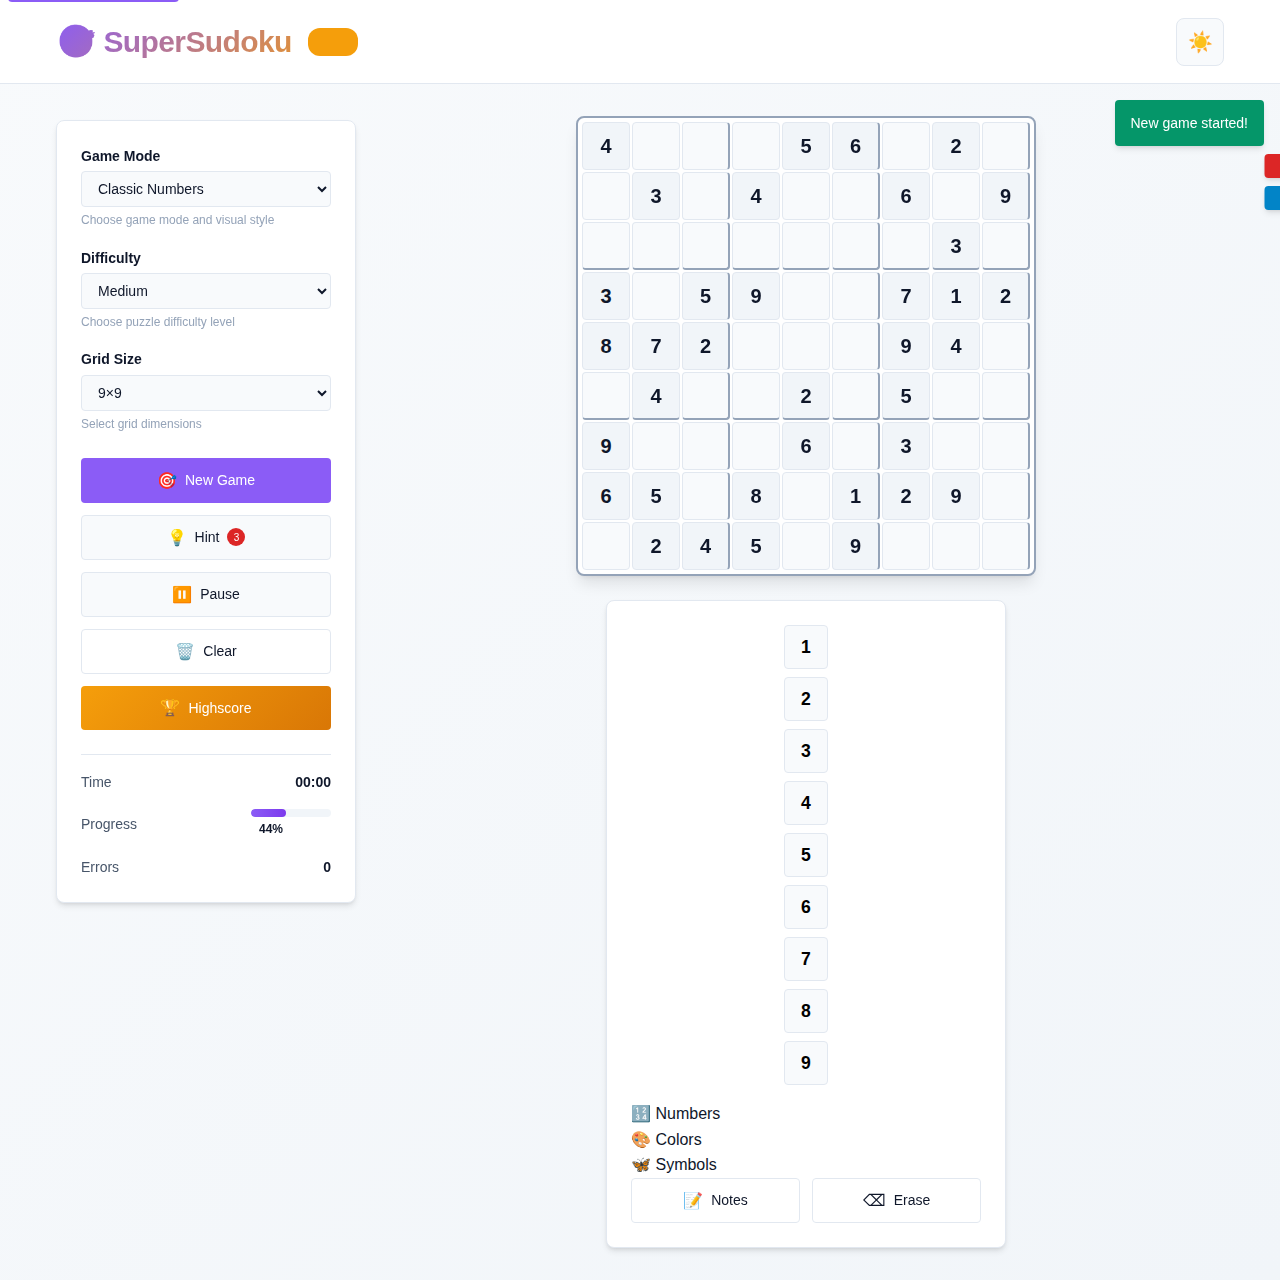
<file: index.html>
<!DOCTYPE html>
<html lang="en">
<head>
    <meta charset="UTF-8">
    <meta name="viewport" content="width=device-width, initial-scale=1.0, user-scalable=no">
    <meta name="description" content="SuperSudoku - Advanced puzzle game with multiple modes, kids features, and highscore system">
    <meta name="theme-color" content="#8b5cf6">
    
    <!-- PWA Meta Tags -->
    <link rel="manifest" href="manifest.json">
    <link rel="apple-touch-icon" href="icons/icon-192x192.png">
    <meta name="apple-mobile-web-app-capable" content="yes">
    <meta name="apple-mobile-web-app-status-bar-style" content="default">
    <meta name="apple-mobile-web-app-title" content="SuperSudoku">
    
    <title>SuperSudoku - Advanced Number Puzzle Game</title>
    
    <!-- Preload Critical Resources -->
    <link rel="preload" href="css/game.css" as="style">
    <link rel="preload" href="js/game.js" as="script">
    
    <!-- Stylesheets -->
    <link rel="stylesheet" href="css/game.css">
    <link rel="stylesheet" href="css/supersudoku-additions.css">
    
    <!-- Favicon -->
    <link rel="icon" type="image/svg+xml" href="icons/favicon.svg">
    <link rel="icon" type="image/png" href="icons/favicon.png">
</head>
<body class="theme-light">
    <!-- Skip Link for Accessibility -->
    <a href="#game-board" class="skip-link">Skip to game board</a>
    
    <!-- Header -->
    <header class="game-header" role="banner">
        <div class="header-content">
            <h1 class="game-title">
                <span class="title-icon" aria-hidden="true">🎯</span>
                SuperSudoku
                <span class="version-badge" id="version-badge">v2.0.0</span>
            </h1>
            <button 
                class="theme-toggle" 
                type="button" 
                aria-label="Toggle dark mode"
                title="Switch between light and dark themes"
            >
                <span class="theme-icon light-icon" aria-hidden="true">☀️</span>
                <span class="theme-icon dark-icon" aria-hidden="true">🌙</span>
            </button>
        </div>
    </header>

    <!-- Main Game Container -->
    <main class="game-container" role="main">
        <!-- Control Panel -->
        <section class="control-panel" role="region" aria-labelledby="controls-title">
            <h2 id="controls-title" class="sr-only">Game Controls</h2>
            
            <!-- Game Settings -->
            <div class="settings-group">
                <div class="setting-item">
                    <label for="game-mode-select" class="setting-label">Game Mode</label>
                    <select id="game-mode-select" class="setting-select" aria-describedby="mode-help">
                        <option value="classic" selected>Classic Numbers</option>
                        <option value="kids">Kids Mode (Colors)</option>
                        <option value="symbols">Symbol Mode</option>
                    </select>
                    <div id="mode-help" class="setting-help">Choose game mode and visual style</div>
                </div>
                
                <div class="setting-item">
                    <label for="difficulty-select" class="setting-label">Difficulty</label>
                    <select id="difficulty-select" class="setting-select" aria-describedby="difficulty-help">
                        <option value="easy">Easy</option>
                        <option value="medium" selected>Medium</option>
                        <option value="hard">Hard</option>
                        <option value="hardcore">Hardcore</option>
                    </select>
                    <div id="difficulty-help" class="setting-help">Choose puzzle difficulty level</div>
                </div>
                
                <div class="setting-item">
                    <label for="grid-size-select" class="setting-label">Grid Size</label>
                    <select id="grid-size-select" class="setting-select" aria-describedby="grid-help">
                        <option value="4">4×4</option>
                        <option value="6">6×6</option>
                        <option value="9" selected>9×9</option>
                        <option value="16">16×16</option>
                    </select>
                    <div id="grid-help" class="setting-help">Select grid dimensions</div>
                </div>
            </div>

            <!-- Game Controls -->
            <div class="game-controls">
                <button type="button" class="btn btn-primary" id="new-game-btn">
                    <span class="btn-icon" aria-hidden="true">🎯</span>
                    New Game
                </button>
                
                <button type="button" class="btn btn-secondary" id="hint-btn" aria-describedby="hint-count">
                    <span class="btn-icon" aria-hidden="true">💡</span>
                    Hint
                    <span class="btn-badge" id="hint-count" aria-label="hints remaining">3</span>
                </button>
                
                <button type="button" class="btn btn-secondary" id="pause-btn">
                    <span class="btn-icon pause-icon" aria-hidden="true">⏸️</span>
                    <span class="btn-icon play-icon" aria-hidden="true">▶️</span>
                    <span class="btn-text">Pause</span>
                </button>
                
                <button type="button" class="btn btn-outline" id="clear-btn">
                    <span class="btn-icon" aria-hidden="true">🗑️</span>
                    Clear
                </button>
                
                <button type="button" class="btn btn-accent" id="highscore-btn">
                    <span class="btn-icon" aria-hidden="true">🏆</span>
                    Highscore
                </button>
            </div>

            <!-- Game Stats -->
            <div class="game-stats">
                <div class="stat-item">
                    <div class="stat-label">Time</div>
                    <div class="stat-value" id="timer" aria-live="polite">00:00</div>
                </div>
                
                <div class="stat-item">
                    <div class="stat-label">Progress</div>
                    <div class="stat-value">
                        <div class="progress-bar" role="progressbar" aria-valuenow="0" aria-valuemin="0" aria-valuemax="100">
                            <div class="progress-fill" id="progress-fill"></div>
                        </div>
                        <span id="progress-text" class="progress-text">0%</span>
                    </div>
                </div>
                
                <div class="stat-item">
                    <div class="stat-label">Errors</div>
                    <div class="stat-value" id="error-count" aria-live="polite">0</div>
                </div>
            </div>
        </section>

        <!-- Game Board Section -->
        <section class="game-board-section" role="region" aria-labelledby="board-title">
            <h2 id="board-title" class="sr-only">Sudoku Game Board</h2>
            
            <!-- Game Board -->
            <div 
                class="game-board" 
                id="game-board" 
                role="grid" 
                aria-label="Sudoku puzzle grid"
                data-grid-size="9"
            >
                <!-- Grid cells will be dynamically generated -->
            </div>

            <!-- Number Input Panel -->
            <div class="input-panel" role="region" aria-labelledby="input-title">
                <h3 id="input-title" class="sr-only">Number Input</h3>
                <div class="number-buttons" role="group" aria-label="Number selection buttons">
                    <!-- Number buttons will be dynamically generated based on game mode -->
                </div>
                
                <!-- Game Mode Indicators -->
                <div class="mode-indicators" id="mode-indicators">
                    <div class="mode-indicator active" data-mode="classic">
                        <span class="mode-icon">🔢</span>
                        <span class="mode-label">Numbers</span>
                    </div>
                    <div class="mode-indicator" data-mode="kids">
                        <span class="mode-icon">🎨</span>
                        <span class="mode-label">Colors</span>
                    </div>
                    <div class="mode-indicator" data-mode="symbols">
                        <span class="mode-icon">🦋</span>
                        <span class="mode-label">Symbols</span>
                    </div>
                </div>
                
                <div class="input-controls">
                    <button type="button" class="btn btn-outline" id="notes-btn" aria-pressed="false">
                        <span class="btn-icon" aria-hidden="true">📝</span>
                        Notes
                    </button>
                    
                    <button type="button" class="btn btn-outline" id="erase-btn">
                        <span class="btn-icon" aria-hidden="true">⌫</span>
                        Erase
                    </button>
                </div>
            </div>
        </section>
    </main>

    <!-- Game Status Messages -->
    <div class="status-messages" aria-live="polite" aria-atomic="true">
        <div class="message success" id="success-message" role="alert"></div>
        <div class="message error" id="error-message" role="alert"></div>
        <div class="message info" id="info-message" role="status"></div>
    </div>

    <!-- Game Complete Modal -->
    <div class="modal-overlay" id="complete-modal" role="dialog" aria-labelledby="modal-title" aria-hidden="true">
        <div class="modal-content">
            <div class="modal-header">
                <h2 id="modal-title" class="modal-title">🎉 Congratulations!</h2>
                <button type="button" class="modal-close" aria-label="Close dialog">&times;</button>
            </div>
            <div class="modal-body">
                <p class="completion-message">You've successfully completed the puzzle!</p>
                <div class="completion-stats">
                    <div class="completion-stat">
                        <span class="stat-label">Time:</span>
                        <span class="stat-value" id="final-time">--:--</span>
                    </div>
                    <div class="completion-stat">
                        <span class="stat-label">Difficulty:</span>
                        <span class="stat-value" id="final-difficulty">Medium</span>
                    </div>
                    <div class="completion-stat">
                        <span class="stat-label">Grid Size:</span>
                        <span class="stat-value" id="final-grid-size">9×9</span>
                    </div>
                </div>
            </div>
            <div class="modal-footer">
                <button type="button" class="btn btn-primary" id="play-again-btn">Play Again</button>
                <button type="button" class="btn btn-outline" id="share-btn">Share Result</button>
            </div>
        </div>
    </div>

    <!-- Loading Indicator -->
    <div class="loading-overlay" id="loading-overlay" aria-hidden="true">
        <div class="loading-spinner" role="status" aria-label="Loading">
            <div class="spinner"></div>
            <span class="loading-text">Generating puzzle...</span>
        </div>
    </div>

    <!-- Scripts -->
    <script src="version.js"></script>
    <script src="js/database.js"></script>
    <script src="js/highscore.js"></script>
    <script src="js/kids-mode.js"></script>
    <script src="js/controls.js"></script>
    <script src="js/game.js"></script>
    
    <!-- Service Worker Registration -->
    <script>
        if ('serviceWorker' in navigator) {
            window.addEventListener('load', () => {
                navigator.serviceWorker.register('sw.js')
                    .then((registration) => {
                        console.log('SW registered: ', registration);
                    })
                    .catch((registrationError) => {
                        console.log('SW registration failed: ', registrationError);
                    });
            });
        }
    </script>
</body>
</html>
</file>
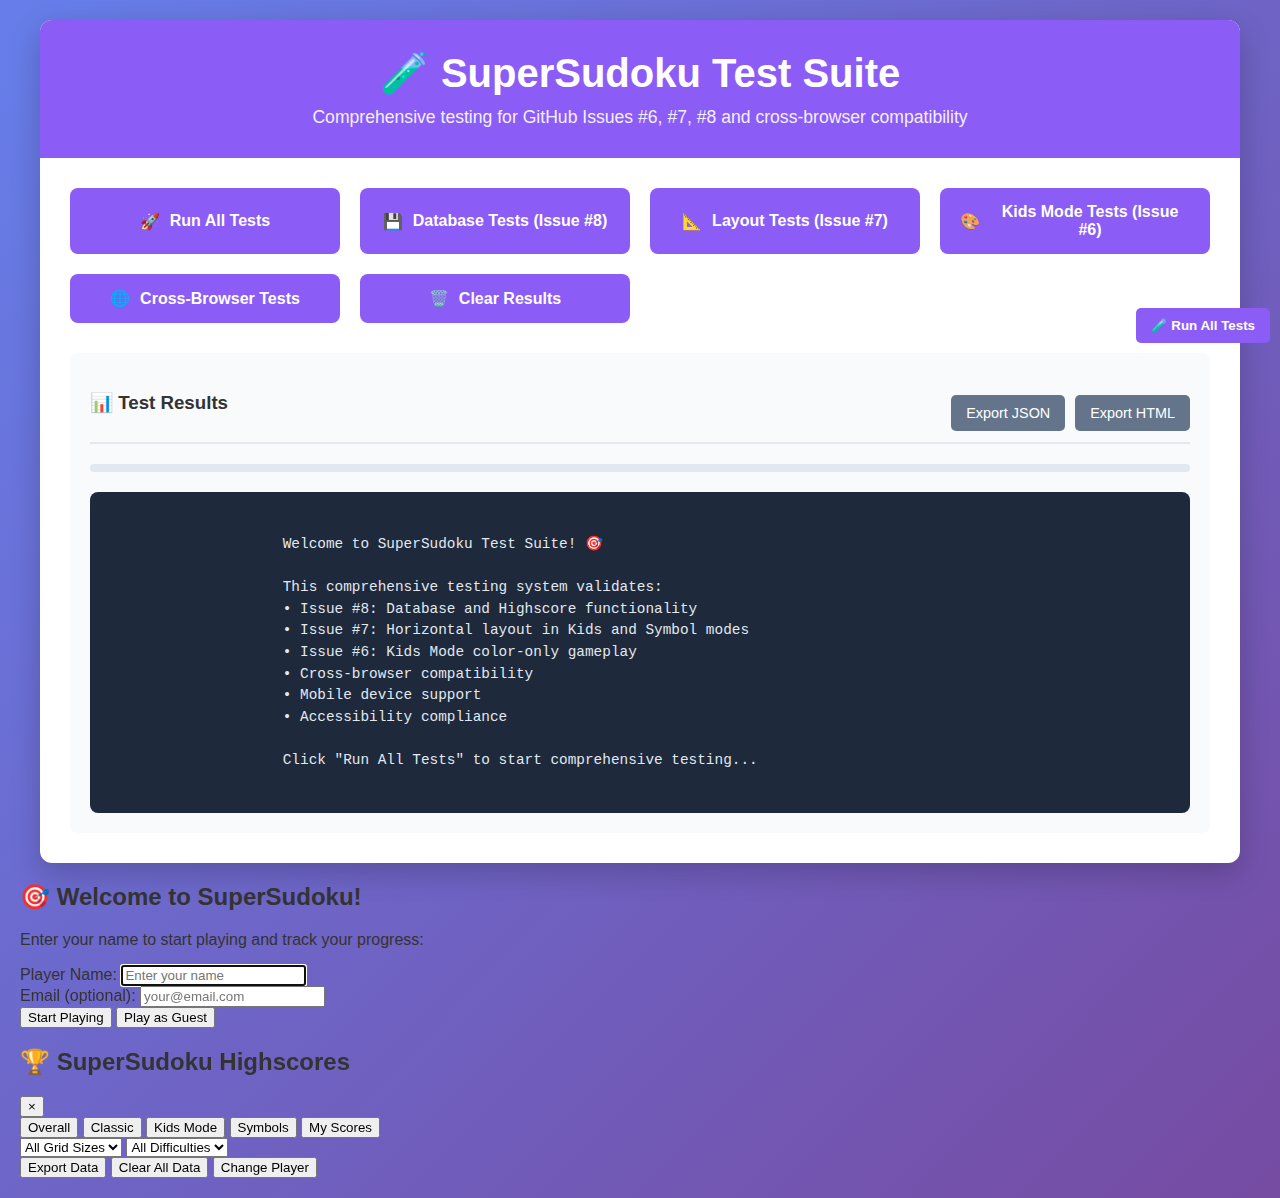
<file: tests/test-page.html>
<!DOCTYPE html>
<html lang="en">
<head>
    <meta charset="UTF-8">
    <meta name="viewport" content="width=device-width, initial-scale=1.0">
    <title>SuperSudoku Test Suite</title>
    <style>
        body {
            font-family: -apple-system, BlinkMacSystemFont, 'Segoe UI', Roboto, sans-serif;
            margin: 0;
            padding: 20px;
            background: linear-gradient(135deg, #667eea 0%, #764ba2 100%);
            min-height: 100vh;
            color: #333;
        }
        
        .container {
            max-width: 1200px;
            margin: 0 auto;
            background: white;
            border-radius: 12px;
            box-shadow: 0 10px 30px rgba(0,0,0,0.2);
            overflow: hidden;
        }
        
        .header {
            background: #8b5cf6;
            color: white;
            padding: 30px;
            text-align: center;
        }
        
        .header h1 {
            margin: 0;
            font-size: 2.5em;
            font-weight: 700;
        }
        
        .header p {
            margin: 10px 0 0;
            opacity: 0.9;
            font-size: 1.1em;
        }
        
        .content {
            padding: 30px;
        }
        
        .test-controls {
            display: grid;
            grid-template-columns: repeat(auto-fit, minmax(250px, 1fr));
            gap: 20px;
            margin-bottom: 30px;
        }
        
        .test-button {
            background: #8b5cf6;
            color: white;
            border: none;
            padding: 15px 20px;
            border-radius: 8px;
            cursor: pointer;
            font-size: 1em;
            font-weight: 600;
            transition: all 0.3s ease;
            display: flex;
            align-items: center;
            justify-content: center;
            gap: 10px;
        }
        
        .test-button:hover:not(:disabled) {
            background: #7c3aed;
            transform: translateY(-2px);
            box-shadow: 0 5px 15px rgba(139, 92, 246, 0.3);
        }
        
        .test-button:disabled {
            opacity: 0.6;
            cursor: not-allowed;
            transform: none;
        }
        
        .test-button.running {
            background: #f59e0b;
        }
        
        .test-button.success {
            background: #10b981;
        }
        
        .test-button.error {
            background: #ef4444;
        }
        
        .results-container {
            margin-top: 30px;
            padding: 20px;
            background: #f8fafc;
            border-radius: 8px;
            min-height: 400px;
        }
        
        .results-header {
            display: flex;
            justify-content: space-between;
            align-items: center;
            margin-bottom: 20px;
            padding-bottom: 10px;
            border-bottom: 2px solid #e2e8f0;
        }
        
        .progress-bar {
            width: 100%;
            height: 8px;
            background: #e2e8f0;
            border-radius: 4px;
            overflow: hidden;
            margin: 20px 0;
        }
        
        .progress-fill {
            height: 100%;
            background: linear-gradient(90deg, #8b5cf6, #10b981);
            border-radius: 4px;
            transition: width 0.3s ease;
            width: 0%;
        }
        
        .console-output {
            background: #1e293b;
            color: #e2e8f0;
            padding: 20px;
            border-radius: 8px;
            font-family: 'Monaco', 'Menlo', 'Ubuntu Mono', monospace;
            font-size: 0.9em;
            line-height: 1.5;
            max-height: 500px;
            overflow-y: auto;
            white-space: pre-wrap;
        }
        
        .test-summary {
            display: grid;
            grid-template-columns: repeat(auto-fit, minmax(150px, 1fr));
            gap: 15px;
            margin-bottom: 20px;
        }
        
        .summary-card {
            background: white;
            padding: 20px;
            border-radius: 8px;
            text-align: center;
            border-left: 4px solid #8b5cf6;
            box-shadow: 0 2px 4px rgba(0,0,0,0.1);
        }
        
        .summary-value {
            font-size: 2em;
            font-weight: bold;
            color: #8b5cf6;
            margin-bottom: 5px;
        }
        
        .summary-label {
            color: #64748b;
            font-size: 0.9em;
        }
        
        .export-buttons {
            display: flex;
            gap: 10px;
            margin-top: 20px;
        }
        
        .export-btn {
            background: #64748b;
            color: white;
            border: none;
            padding: 10px 15px;
            border-radius: 5px;
            cursor: pointer;
            font-size: 0.9em;
            transition: background 0.3s ease;
        }
        
        .export-btn:hover {
            background: #475569;
        }
        
        .issue-status {
            display: grid;
            grid-template-columns: repeat(auto-fit, minmax(300px, 1fr));
            gap: 15px;
            margin: 20px 0;
        }
        
        .issue-card {
            background: white;
            padding: 15px;
            border-radius: 8px;
            border-left: 4px solid #10b981;
        }
        
        .issue-card.failed {
            border-left-color: #ef4444;
        }
        
        .issue-card.partial {
            border-left-color: #f59e0b;
        }
        
        .issue-title {
            font-weight: 600;
            margin-bottom: 5px;
        }
        
        .issue-stats {
            font-size: 0.9em;
            color: #64748b;
        }
        
        @media (max-width: 768px) {
            .test-controls {
                grid-template-columns: 1fr;
            }
            
            .container {
                margin: 10px;
                border-radius: 8px;
            }
            
            .header {
                padding: 20px;
            }
            
            .content {
                padding: 20px;
            }
        }
    </style>
</head>
<body>
    <div class="container">
        <div class="header">
            <h1>🧪 SuperSudoku Test Suite</h1>
            <p>Comprehensive testing for GitHub Issues #6, #7, #8 and cross-browser compatibility</p>
        </div>
        
        <div class="content">
            <div class="test-controls">
                <button class="test-button" id="run-all-tests">
                    <span>🚀</span>
                    Run All Tests
                </button>
                <button class="test-button" id="run-database-tests">
                    <span>💾</span>
                    Database Tests (Issue #8)
                </button>
                <button class="test-button" id="run-layout-tests">
                    <span>📐</span>
                    Layout Tests (Issue #7)
                </button>
                <button class="test-button" id="run-kids-tests">
                    <span>🎨</span>
                    Kids Mode Tests (Issue #6)
                </button>
                <button class="test-button" id="run-browser-tests">
                    <span>🌐</span>
                    Cross-Browser Tests
                </button>
                <button class="test-button" id="clear-results">
                    <span>🗑️</span>
                    Clear Results
                </button>
            </div>
            
            <div class="results-container">
                <div class="results-header">
                    <h3>📊 Test Results</h3>
                    <div class="export-buttons">
                        <button class="export-btn" id="export-json">Export JSON</button>
                        <button class="export-btn" id="export-html">Export HTML</button>
                    </div>
                </div>
                
                <div class="progress-bar">
                    <div class="progress-fill" id="progress-fill"></div>
                </div>
                
                <div class="test-summary" id="test-summary" style="display: none;">
                    <div class="summary-card">
                        <div class="summary-value" id="total-tests">0</div>
                        <div class="summary-label">Total Tests</div>
                    </div>
                    <div class="summary-card">
                        <div class="summary-value" id="passed-tests">0</div>
                        <div class="summary-label">Passed</div>
                    </div>
                    <div class="summary-card">
                        <div class="summary-value" id="failed-tests">0</div>
                        <div class="summary-label">Failed</div>
                    </div>
                    <div class="summary-card">
                        <div class="summary-value" id="success-rate">0%</div>
                        <div class="summary-label">Success Rate</div>
                    </div>
                </div>
                
                <div class="issue-status" id="issue-status" style="display: none;"></div>
                
                <div class="console-output" id="console-output">
                    Welcome to SuperSudoku Test Suite! 🎯
                    
                    This comprehensive testing system validates:
                    • Issue #8: Database and Highscore functionality
                    • Issue #7: Horizontal layout in Kids and Symbol modes  
                    • Issue #6: Kids Mode color-only gameplay
                    • Cross-browser compatibility
                    • Mobile device support
                    • Accessibility compliance
                    
                    Click "Run All Tests" to start comprehensive testing...
                </div>
            </div>
        </div>
    </div>

    <!-- Load SuperSudoku components -->
    <script src="../js/database.js"></script>
    <script src="../js/highscore.js"></script>
    <script src="../js/kids-mode.js"></script>
    
    <!-- Load test suites -->
    <script src="database-tests.js"></script>
    <script src="layout-tests.js"></script>
    <script src="kids-mode-tests.js"></script>
    <script src="cross-browser-tests.js"></script>
    <script src="test-runner.js"></script>
    
    <script>
        class TestPageController {
            constructor() {
                this.currentResults = null;
                this.originalConsole = { ...console };
                this.setupConsoleCapture();
                this.setupEventListeners();
            }
            
            setupConsoleCapture() {
                const consoleOutput = document.getElementById('console-output');
                
                ['log', 'warn', 'error', 'info'].forEach(method => {
                    console[method] = (...args) => {
                        this.originalConsole[method](...args);
                        
                        const message = args.join(' ');
                        const timestamp = new Date().toLocaleTimeString();
                        
                        // Style different log levels
                        let color = '#e2e8f0';
                        if (method === 'warn') color = '#fbbf24';
                        if (method === 'error') color = '#ef4444';
                        if (method === 'info') color = '#3b82f6';
                        
                        consoleOutput.innerHTML += `<span style="color: ${color}">[${timestamp}] ${message}</span>\n`;
                        consoleOutput.scrollTop = consoleOutput.scrollHeight;
                    };
                });
            }
            
            setupEventListeners() {
                document.getElementById('run-all-tests').onclick = () => this.runAllTests();
                document.getElementById('run-database-tests').onclick = () => this.runSingleSuite('database');
                document.getElementById('run-layout-tests').onclick = () => this.runSingleSuite('layout');
                document.getElementById('run-kids-tests').onclick = () => this.runSingleSuite('kids');
                document.getElementById('run-browser-tests').onclick = () => this.runSingleSuite('browser');
                document.getElementById('clear-results').onclick = () => this.clearResults();
                document.getElementById('export-json').onclick = () => this.exportJSON();
                document.getElementById('export-html').onclick = () => this.exportHTML();
            }
            
            async runAllTests() {
                console.log('🚀 Starting comprehensive test suite...');
                
                this.setButtonState('run-all-tests', 'running');
                this.updateProgress(0);
                
                try {
                    const runner = new SuperSudokuTestRunner();
                    this.currentResults = await runner.runAllTests();
                    
                    this.updateSummary(this.currentResults);
                    this.updateIssueStatus(this.currentResults);
                    this.setButtonState('run-all-tests', 'success');
                    this.updateProgress(100);
                    
                } catch (error) {
                    console.error('Test suite failed:', error);
                    this.setButtonState('run-all-tests', 'error');
                }
            }
            
            async runSingleSuite(suiteType) {
                const buttonId = `run-${suiteType}-tests`;
                this.setButtonState(buttonId, 'running');
                
                try {
                    let suite, suiteName;
                    
                    switch (suiteType) {
                        case 'database':
                            suite = new DatabaseTestSuite();
                            suiteName = 'Database Tests (Issue #8)';
                            break;
                        case 'layout':
                            suite = new LayoutTestSuite();
                            suiteName = 'Layout Tests (Issue #7)';
                            break;
                        case 'kids':
                            suite = new KidsModeTestSuite();
                            suiteName = 'Kids Mode Tests (Issue #6)';
                            break;
                        case 'browser':
                            suite = new CrossBrowserTestSuite();
                            suiteName = 'Cross-Browser Tests';
                            break;
                    }
                    
                    console.log(`🧪 Running ${suiteName}...`);
                    const results = await suite.runAllTests();
                    
                    this.setButtonState(buttonId, results.summary.failed === 0 ? 'success' : 'error');
                    console.log(`✅ ${suiteName} completed: ${results.summary.passed}/${results.summary.total} passed`);
                    
                } catch (error) {
                    console.error(`❌ ${suiteName} failed:`, error);
                    this.setButtonState(buttonId, 'error');
                }
            }
            
            setButtonState(buttonId, state) {
                const button = document.getElementById(buttonId);
                button.classList.remove('running', 'success', 'error');
                
                if (state !== 'normal') {
                    button.classList.add(state);
                    button.disabled = state === 'running';
                }
                
                const icons = {
                    running: '🔄',
                    success: '✅',
                    error: '❌'
                };
                
                if (icons[state]) {
                    button.querySelector('span').textContent = icons[state];
                }
                
                // Reset after success/error
                if (state === 'success' || state === 'error') {
                    setTimeout(() => {
                        button.classList.remove(state);
                        button.disabled = false;
                        this.resetButtonIcon(buttonId);
                    }, 3000);
                }
            }
            
            resetButtonIcon(buttonId) {
                const icons = {
                    'run-all-tests': '🚀',
                    'run-database-tests': '💾',
                    'run-layout-tests': '📐',
                    'run-kids-tests': '🎨',
                    'run-browser-tests': '🌐'
                };
                
                const button = document.getElementById(buttonId);
                if (button && icons[buttonId]) {
                    button.querySelector('span').textContent = icons[buttonId];
                }
            }
            
            updateProgress(percent) {
                document.getElementById('progress-fill').style.width = `${percent}%`;
            }
            
            updateSummary(results) {
                document.getElementById('test-summary').style.display = 'grid';
                document.getElementById('total-tests').textContent = results.summary.totalTests;
                document.getElementById('passed-tests').textContent = results.summary.totalPassed;
                document.getElementById('failed-tests').textContent = results.summary.totalFailed;
                document.getElementById('success-rate').textContent = `${results.summary.overallSuccessRate}%`;
            }
            
            updateIssueStatus(results) {
                const container = document.getElementById('issue-status');
                container.style.display = 'grid';
                container.innerHTML = '';
                
                Object.entries(results.summary.byIssue).forEach(([issueNum, data]) => {
                    const card = document.createElement('div');
                    card.className = `issue-card ${data.failed > 0 ? 'failed' : data.partial > 0 ? 'partial' : ''}`;
                    
                    card.innerHTML = `
                        <div class="issue-title">Issue #${issueNum}: ${data.name}</div>
                        <div class="issue-stats">
                            ${data.passed}/${data.total} tests passed (${data.successRate}%)
                        </div>
                    `;
                    
                    container.appendChild(card);
                });
            }
            
            clearResults() {
                document.getElementById('console-output').innerHTML = 'Console cleared. Ready for new tests...\n';
                document.getElementById('test-summary').style.display = 'none';
                document.getElementById('issue-status').style.display = 'none';
                this.updateProgress(0);
                this.currentResults = null;
            }
            
            exportJSON() {
                if (!this.currentResults) {
                    alert('No test results to export. Run tests first.');
                    return;
                }
                
                const blob = new Blob([JSON.stringify(this.currentResults, null, 2)], {
                    type: 'application/json'
                });
                this.downloadFile(blob, `SuperSudoku_TestResults_${new Date().toISOString().split('T')[0]}.json`);
            }
            
            exportHTML() {
                if (!this.currentResults) {
                    alert('No test results to export. Run tests first.');
                    return;
                }
                
                const runner = new SuperSudokuTestRunner();
                runner.generateHTMLReport(this.currentResults);
            }
            
            downloadFile(blob, filename) {
                const url = URL.createObjectURL(blob);
                const a = document.createElement('a');
                a.href = url;
                a.download = filename;
                a.click();
                URL.revokeObjectURL(url);
            }
        }
        
        // Initialize test page controller
        document.addEventListener('DOMContentLoaded', () => {
            new TestPageController();
        });
    </script>
</body>
</html>
</file>
<file: css/supersudoku-additions.css>
/* SuperSudoku v2.0.0 - Additional Styles for GitHub Issues */

/* ===== SUPERSUDOKU BRANDING ===== */
.game-title {
    background: linear-gradient(135deg, var(--primary-color), var(--accent-color));
    -webkit-background-clip: text;
    -webkit-text-fill-color: transparent;
    background-clip: text;
    font-weight: 800;
    letter-spacing: -0.02em;
}

.version-badge {
    display: inline-block;
    background: var(--accent-color);
    color: white;
    font-size: 0.5em;
    padding: 2px 6px;
    border-radius: 12px;
    margin-left: 8px;
    font-weight: 600;
    vertical-align: top;
}

/* ===== ISSUE #1 FIX: DARK MODE NUMBER VISIBILITY ===== */
.theme-dark .number-btn {
    color: var(--gray-100) !important;
    background-color: var(--gray-700);
    border: 2px solid var(--gray-500);
    text-shadow: 0 1px 2px rgba(0, 0, 0, 0.5);
}

.theme-dark .number-btn:hover {
    background-color: var(--gray-600);
    border-color: var(--primary-color);
    color: white !important;
}

.theme-dark .number-btn.selected {
    background-color: var(--primary-color);
    border-color: var(--primary-hover);
    color: white !important;
    box-shadow: 0 0 0 2px rgba(139, 92, 246, 0.3);
}

/* ===== ISSUE #2 FIX: NUMBER PAD LAYOUT OPTIMIZATION ===== */
.number-buttons {
    display: flex !important; /* Override grid layout from game.css */
    flex-direction: column;
    gap: 8px;
    align-items: center;
    width: 100%;
}

.number-row,
.color-row,
.symbol-row {
    display: flex;
    gap: 6px;
    justify-content: center;
    flex-wrap: nowrap;
    flex-direction: row !important; /* Ensure horizontal layout overrides any inherit */
    align-items: center;
    width: 100%;
}

/* 9x9 Grid - Single row layout */
.game-board[data-grid-size="9"] ~ .input-panel .number-row {
    gap: 4px;
}

.game-board[data-grid-size="9"] ~ .input-panel .number-btn {
    min-width: 44px;
    height: 44px;
    font-size: 1.1em;
}

/* 16x16 Grid - Two rows: numbers and letters */
.game-board[data-grid-size="16"] ~ .input-panel .number-row:first-child {
    margin-bottom: 4px;
}

.game-board[data-grid-size="16"] ~ .input-panel .number-btn {
    min-width: 36px;
    height: 36px;
    font-size: 0.9em;
    font-weight: 600;
}

/* Smaller grids - centered layout */
.game-board[data-grid-size="4"] ~ .input-panel .number-btn,
.game-board[data-grid-size="6"] ~ .input-panel .number-btn {
    min-width: 50px;
    height: 50px;
    font-size: 1.2em;
}

/* ===== ISSUE #3: KIDS MODE STYLES ===== */
.mode-kids .game-board {
    background: linear-gradient(45deg, #fff9e6, #f0f9ff);
    border-radius: 16px;
    padding: 8px;
}

/* Kids Mode Color Row Specific Styling */
.color-row {
    gap: 8px; /* Slightly larger gap for color buttons */
    padding: 4px 0;
}

/* Symbol Mode Row Specific Styling */
.symbol-row {
    gap: 6px;
    padding: 4px 0;
}

.color-btn {
    border-radius: 50% !important;
    width: 48px;
    height: 48px;
    position: relative;
    box-shadow: 0 4px 8px rgba(0, 0, 0, 0.15);
    transition: all 0.2s ease;
    flex-shrink: 0; /* Prevent shrinking in flex container */
    /* Enhanced accessibility for colorblind users */
    border-width: 4px !important;
    border-style: solid !important;
}

.color-btn:hover {
    transform: scale(1.1);
    box-shadow: 0 6px 12px rgba(0, 0, 0, 0.2);
}

.color-btn.selected {
    transform: scale(1.15);
    box-shadow: 0 0 0 4px rgba(255, 255, 255, 0.8), 0 0 0 6px var(--primary-color);
}

/* Number overlay hidden in kids mode to show only colors */
.mode-kids .number-overlay {
    display: none;
}

.number-overlay {
    position: absolute;
    bottom: -2px;
    right: -2px;
    background: white;
    color: var(--gray-700);
    border-radius: 50%;
    width: 16px;
    height: 16px;
    display: flex;
    align-items: center;
    justify-content: center;
    font-size: 10px;
    font-weight: bold;
    border: 1px solid var(--gray-300);
}

.color-cell {
    width: 100%;
    height: 100%;
    border-radius: 4px;
    display: flex;
    align-items: center;
    justify-content: center;
    position: relative;
}

/* Color numbers hidden in pure kids mode */
.color-number {
    display: none;
}

.color-mode-cell {
    border-width: 3px !important;
    border-style: solid !important;
}

/* Symbol Mode */
.symbol-btn {
    font-size: 1.5em;
    background: linear-gradient(135deg, #fef3c7, #fbbf24);
    border: 2px solid #d97706;
    flex-shrink: 0; /* Prevent shrinking in flex container */
    min-width: 48px;
    height: 48px;
}

.symbol-btn:hover {
    background: linear-gradient(135deg, #fbbf24, #f59e0b);
    transform: scale(1.05);
}

.symbol-btn.selected {
    background: linear-gradient(135deg, #f59e0b, #d97706);
    transform: scale(1.1);
    box-shadow: 0 0 0 3px rgba(245, 158, 11, 0.3);
}

.mode-symbols .game-cell {
    font-size: 1.2em;
}

/* Kids mode hints */
.hint-color {
    display: inline-block;
    width: 12px;
    height: 12px;
    border-radius: 2px;
    margin: 1px;
    border: 1px solid rgba(0, 0, 0, 0.2);
}

.hint-symbol {
    font-size: 0.8em;
    margin: 0 2px;
}

/* ===== ISSUE #4: HIGHSCORE & DATABASE STYLES ===== */
.btn-accent {
    background: linear-gradient(135deg, var(--accent-color), var(--accent-hover));
    color: white;
    border: none;
}

.btn-accent:hover {
    background: linear-gradient(135deg, var(--accent-hover), #b45309);
    transform: translateY(-1px);
}

.player-info {
    display: flex;
    align-items: center;
    gap: 8px;
    margin-left: 16px;
}

.player-avatar {
    width: 32px;
    height: 32px;
    border-radius: 50%;
    display: flex;
    align-items: center;
    justify-content: center;
    color: white;
    font-weight: bold;
    font-size: 12px;
    border: 2px solid rgba(255, 255, 255, 0.2);
}

.player-name {
    font-weight: 600;
    color: var(--text-color);
}

/* Highscore Modal */
.modal-content.large {
    max-width: 900px;
    width: 90vw;
}

.highscore-tabs {
    display: flex;
    gap: 4px;
    margin-bottom: 16px;
    border-bottom: 2px solid var(--border-color);
}

.tab-btn {
    padding: 8px 16px;
    background: none;
    border: none;
    color: var(--text-secondary);
    cursor: pointer;
    transition: all 0.2s ease;
    border-bottom: 2px solid transparent;
}

.tab-btn.active {
    color: var(--primary-color);
    border-bottom-color: var(--primary-color);
    font-weight: 600;
}

.highscore-filters {
    display: flex;
    gap: 16px;
    margin-bottom: 16px;
    align-items: center;
}

.score-table {
    width: 100%;
    border-collapse: collapse;
    font-size: 0.9em;
}

.score-table th,
.score-table td {
    padding: 8px 12px;
    text-align: left;
    border-bottom: 1px solid var(--border-color);
}

.score-table th {
    background: var(--bg-secondary);
    font-weight: 600;
    color: var(--text-secondary);
}

.rank-1 {
    background: linear-gradient(135deg, #fef3c7, #fbbf24);
}

.rank-2 {
    background: linear-gradient(135deg, #f3f4f6, #d1d5db);
}

.rank-3 {
    background: linear-gradient(135deg, #fdf2f8, #f9a8d4);
}

.rank-cell {
    text-align: center;
    font-weight: bold;
}

.difficulty-easy { color: #059669; }
.difficulty-medium { color: #d97706; }
.difficulty-hard { color: #dc2626; }
.difficulty-hardcore { color: #7c2d12; }

.no-scores {
    text-align: center;
    padding: 48px 24px;
    color: var(--text-secondary);
}

.no-scores-icon {
    font-size: 3em;
    margin-bottom: 16px;
}

/* Achievement Popup */
.achievement-popup {
    position: fixed;
    top: 20px;
    right: 20px;
    background: linear-gradient(135deg, #fbbf24, #f59e0b);
    color: white;
    padding: 16px 20px;
    border-radius: 12px;
    box-shadow: 0 8px 24px rgba(0, 0, 0, 0.2);
    transform: translateX(400px);
    transition: transform 0.3s ease;
    z-index: var(--z-tooltip);
    max-width: 300px;
}

.achievement-popup.show {
    transform: translateX(0);
}

.achievement-content {
    display: flex;
    align-items: center;
    gap: 12px;
}

.achievement-icon {
    font-size: 2em;
}

.achievement-text h3 {
    font-size: 1em;
    margin-bottom: 4px;
}

.achievement-text p {
    font-size: 0.9em;
    opacity: 0.9;
}

/* ===== ISSUE #5 FIX: MOBILE RESPONSIVENESS ===== */
@media (max-width: 768px) {
    /* Add proper margins and centering */
    .game-container {
        padding: 12px 16px;
        max-width: 100%;
        margin: 0 auto;
    }
    
    .game-board-section {
        padding: 8px;
        margin: 0 auto;
        max-width: 100vw;
        overflow: visible;
    }
    
    .game-board {
        margin: 0 auto 16px;
        max-width: calc(100vw - 32px);
        box-sizing: border-box;
    }
    
    /* Prevent right-edge cutoff on S21Ultra and similar */
    .game-board[data-grid-size="9"] {
        max-width: min(400px, calc(100vw - 32px));
    }
    
    .game-board[data-grid-size="16"] {
        max-width: min(480px, calc(100vw - 24px));
        font-size: 0.7em;
    }
    
    /* Better input panel layout on mobile */
    .input-panel {
        padding: 12px 8px;
        max-width: 100%;
        overflow: visible;
    }
    
    .number-buttons {
        max-width: 100%;
    }
    
    .number-row,
    .color-row,
    .symbol-row {
        justify-content: center;
        max-width: 100%;
        flex-direction: row; /* Maintain horizontal layout on mobile */
    }
    
    /* Responsive button sizes */
    .game-board[data-grid-size="4"] ~ .input-panel .number-btn {
        min-width: 48px;
        height: 48px;
    }
    
    .game-board[data-grid-size="6"] ~ .input-panel .number-btn {
        min-width: 44px;
        height: 44px;
    }
    
    .game-board[data-grid-size="9"] ~ .input-panel .number-btn {
        min-width: 38px;
        height: 38px;
        font-size: 1em;
    }
    
    .game-board[data-grid-size="16"] ~ .input-panel .number-btn {
        min-width: 32px;
        height: 32px;
        font-size: 0.8em;
    }
    
    /* Header improvements */
    .game-header {
        padding: 8px 16px;
    }
    
    .header-content {
        justify-content: space-between;
        align-items: center;
    }
    
    .game-title {
        font-size: 1.5em;
    }
    
    .version-badge {
        font-size: 0.45em;
        padding: 1px 4px;
    }
    
    .player-info {
        margin-left: 8px;
    }
    
    .player-avatar {
        width: 28px;
        height: 28px;
        font-size: 11px;
    }
    
    /* Control panel mobile optimization */
    .control-panel {
        padding: 12px 8px;
    }
    
    .settings-group {
        gap: 12px;
    }
    
    .game-controls {
        flex-wrap: wrap;
        gap: 8px;
        justify-content: center;
    }
    
    .btn {
        min-width: auto;
        padding: 8px 12px;
        font-size: 0.9em;
    }
    
    /* Modal improvements for mobile */
    .modal-content {
        margin: 20px 16px;
        max-height: calc(100vh - 40px);
        overflow-y: auto;
    }
    
    .modal-content.large {
        width: calc(100vw - 32px);
    }
    
    /* Highscore table mobile */
    .score-table {
        font-size: 0.8em;
    }
    
    .score-table th,
    .score-table td {
        padding: 6px 8px;
    }
    
    .highscore-tabs {
        flex-wrap: wrap;
        gap: 2px;
    }
    
    .tab-btn {
        padding: 6px 12px;
        font-size: 0.9em;
    }
    
    .highscore-filters {
        flex-direction: column;
        gap: 8px;
        align-items: stretch;
    }
    
    .highscore-filters select {
        width: 100%;
    }
}

/* Extra small screens (iPhone SE, etc.) */
@media (max-width: 375px) {
    .game-board[data-grid-size="9"] {
        max-width: calc(100vw - 24px);
    }
    
    .game-board[data-grid-size="16"] {
        max-width: calc(100vw - 16px);
        font-size: 0.6em;
    }
    
    .game-board[data-grid-size="16"] ~ .input-panel .number-btn {
        min-width: 28px;
        height: 28px;
        font-size: 0.75em;
    }
    
    .game-title {
        font-size: 1.3em;
    }
    
    .version-badge {
        display: none; /* Hide on very small screens */
    }
}

/* Landscape mobile orientation */
@media (max-height: 500px) and (orientation: landscape) {
    .game-container {
        padding: 8px 12px;
    }
    
    .game-header {
        padding: 6px 16px;
    }
    
    .game-title {
        font-size: 1.2em;
    }
    
    .control-panel {
        padding: 8px;
    }
    
    .game-stats {
        flex-direction: row;
        gap: 16px;
    }
    
    .modal-content {
        margin: 10px 16px;
        max-height: calc(100vh - 20px);
    }
}

/* ===== ANIMATIONS & TRANSITIONS ===== */
.game-cell,
.number-btn,
.color-btn,
.symbol-btn {
    transition: all var(--transition-fast);
}

.achievement-popup {
    animation: slideInRight 0.3s ease-out;
}

@keyframes slideInRight {
    from {
        transform: translateX(400px);
        opacity: 0;
    }
    to {
        transform: translateX(0);
        opacity: 1;
    }
}

/* Color mode specific animations */
.mode-kids .game-cell {
    transition: all 0.3s cubic-bezier(0.4, 0, 0.2, 1);
}

.mode-kids .game-cell:hover {
    transform: scale(1.02);
}

.mode-symbols .game-cell:hover {
    transform: scale(1.05);
}

/* ===== ACCESSIBILITY IMPROVEMENTS ===== */
.theme-dark .sr-only {
    color: var(--gray-100);
}

@media (prefers-reduced-motion: reduce) {
    *,
    *::before,
    *::after {
        animation-duration: 0.01ms !important;
        animation-iteration-count: 1 !important;
        transition-duration: 0.01ms !important;
    }
    
    .achievement-popup {
        animation: none;
        transition: none;
    }
    
    .color-btn:hover,
    .symbol-btn:hover,
    .game-cell:hover {
        transform: none;
    }
}

/* High contrast mode support and colorblind accessibility */
@media (prefers-contrast: high) {
    .color-btn {
        border-width: 4px !important;
    }
    
    .number-overlay {
        border-width: 2px;
        background: var(--white);
        color: var(--gray-900);
    }
    
    .theme-dark .number-btn {
        border-width: 3px;
    }
    
    /* Enhanced color differentiation for colorblind users */
    .color-cell {
        border-width: 4px !important;
        border-style: dashed !important;
    }
}

/* Additional colorblind accessibility improvements */
.mode-kids .color-cell {
    /* Add subtle patterns for better differentiation */
    background-image: repeating-linear-gradient(
        45deg,
        transparent,
        transparent 10px,
        rgba(255, 255, 255, 0.1) 10px,
        rgba(255, 255, 255, 0.1) 20px
    );
}

/* Enhanced focus indicators for kids mode */
.mode-kids .game-cell:focus {
    outline: 4px solid var(--primary-color);
    outline-offset: 2px;
    box-shadow: 0 0 0 2px white, 0 0 0 6px var(--primary-color);
}

.mode-kids .color-btn:focus {
    outline: 4px solid var(--primary-color);
    outline-offset: 4px;
    box-shadow: 0 0 0 2px white, 0 0 0 8px var(--primary-color);
}
</file>
<file: css/game.css>
/* ===== CSS RESET & BASE STYLES ===== */
*,
*::before,
*::after {
    box-sizing: border-box;
    margin: 0;
    padding: 0;
}

html {
    font-size: 16px;
    scroll-behavior: smooth;
}

body {
    font-family: -apple-system, BlinkMacSystemFont, 'Segoe UI', Roboto, Oxygen, Ubuntu, Cantarell, sans-serif;
    line-height: 1.6;
    color: var(--text-color);
    background: var(--bg-gradient);
    min-height: 100vh;
    overflow-x: hidden;
    touch-action: manipulation;
}

/* ===== CSS CUSTOM PROPERTIES ===== */
:root {
    /* SuperSudoku Brand Colors */
    --primary-color: #8b5cf6;
    --primary-hover: #7c3aed;
    --accent-color: #f59e0b;
    --accent-hover: #d97706;
    --secondary-color: #64748b;
    --success-color: #059669;
    --error-color: #dc2626;
    --warning-color: #d97706;
    --info-color: #0284c7;
    
    /* Neutral Colors */
    --white: #ffffff;
    --gray-50: #f8fafc;
    --gray-100: #f1f5f9;
    --gray-200: #e2e8f0;
    --gray-300: #cbd5e1;
    --gray-400: #94a3b8;
    --gray-500: #64748b;
    --gray-600: #475569;
    --gray-700: #334155;
    --gray-800: #1e293b;
    --gray-900: #0f172a;
    
    /* Theme Variables */
    --bg-primary: var(--white);
    --bg-secondary: var(--gray-50);
    --bg-tertiary: var(--gray-100);
    --bg-gradient: linear-gradient(135deg, var(--gray-50) 0%, var(--gray-100) 100%);
    --text-color: var(--gray-900);
    --text-secondary: var(--gray-600);
    --text-muted: var(--gray-400);
    --border-color: var(--gray-200);
    --border-focus: var(--primary-color);
    --shadow-sm: 0 1px 2px 0 rgb(0 0 0 / 0.05);
    --shadow-md: 0 4px 6px -1px rgb(0 0 0 / 0.1), 0 2px 4px -2px rgb(0 0 0 / 0.1);
    --shadow-lg: 0 10px 15px -3px rgb(0 0 0 / 0.1), 0 4px 6px -4px rgb(0 0 0 / 0.1);
    
    /* Grid Variables */
    --cell-size: 48px;
    --cell-size-mobile: 40px;
    --grid-gap: 2px;
    --subgrid-gap: 4px;
    --border-radius: 8px;
    --border-radius-sm: 4px;
    
    /* Animation */
    --transition-fast: 0.15s ease-out;
    --transition-normal: 0.25s ease-out;
    --transition-slow: 0.4s ease-out;
    
    /* Z-index Scale */
    --z-dropdown: 100;
    --z-modal: 1000;
    --z-tooltip: 1010;
    --z-loading: 1020;
}

/* Dark Theme - Issue #1 Fix */
.theme-dark {
    --primary-color: #a78bfa;
    --primary-hover: #8b5cf6;
    --accent-color: #fbbf24;
    --accent-hover: #f59e0b;
    --bg-primary: var(--gray-800);
    --bg-secondary: var(--gray-900);
    --bg-tertiary: var(--gray-700);
    --bg-gradient: linear-gradient(135deg, var(--gray-900) 0%, var(--gray-800) 100%);
    --text-color: var(--gray-100);
    --text-secondary: var(--gray-300);
    --text-muted: var(--gray-400);
    --border-color: var(--gray-600);
    --shadow-sm: 0 1px 2px 0 rgb(0 0 0 / 0.3);
    --shadow-md: 0 4px 6px -1px rgb(0 0 0 / 0.4), 0 2px 4px -2px rgb(0 0 0 / 0.4);
    --shadow-lg: 0 10px 15px -3px rgb(0 0 0 / 0.4), 0 4px 6px -4px rgb(0 0 0 / 0.4);
    
    /* Dark Mode Number Button Fix - Issue #1 */
    --number-btn-text: var(--gray-100);
    --number-btn-border: var(--gray-500);
    --number-btn-bg: var(--gray-700);
    --number-btn-hover-bg: var(--gray-600);
}

/* ===== ACCESSIBILITY ===== */
.sr-only {
    position: absolute;
    width: 1px;
    height: 1px;
    padding: 0;
    margin: -1px;
    overflow: hidden;
    clip: rect(0, 0, 0, 0);
    white-space: nowrap;
    border: 0;
}

.skip-link {
    position: absolute;
    top: -40px;
    left: 8px;
    background: var(--primary-color);
    color: white;
    padding: 8px 16px;
    text-decoration: none;
    border-radius: var(--border-radius-sm);
    z-index: var(--z-tooltip);
    transition: top var(--transition-fast);
}

.skip-link:focus {
    top: 8px;
}

/* Focus Styles */
*:focus {
    outline: 2px solid var(--primary-color);
    outline-offset: 2px;
}

button:focus,
select:focus,
input:focus {
    outline: 2px solid var(--primary-color);
    outline-offset: 2px;
}

/* ===== HEADER ===== */
.game-header {
    background: var(--bg-primary);
    border-bottom: 1px solid var(--border-color);
    padding: 1rem 0;
    position: sticky;
    top: 0;
    z-index: var(--z-dropdown);
    backdrop-filter: blur(8px);
}

.header-content {
    max-width: 1200px;
    margin: 0 auto;
    padding: 0 1rem;
    display: flex;
    justify-content: space-between;
    align-items: center;
}

.game-title {
    font-size: 1.875rem;
    font-weight: 700;
    color: var(--primary-color);
    display: flex;
    align-items: center;
    gap: 0.5rem;
}

.title-icon {
    font-size: 2rem;
}

.theme-toggle {
    background: var(--bg-secondary);
    border: 1px solid var(--border-color);
    border-radius: var(--border-radius);
    padding: 0.5rem;
    cursor: pointer;
    transition: all var(--transition-fast);
    position: relative;
    width: 48px;
    height: 48px;
    display: flex;
    align-items: center;
    justify-content: center;
}

.theme-toggle:hover {
    background: var(--bg-tertiary);
    transform: translateY(-1px);
}

.theme-icon {
    font-size: 1.25rem;
    transition: opacity var(--transition-fast);
    position: absolute;
}

.theme-light .dark-icon,
.theme-dark .light-icon {
    opacity: 0;
}

.theme-light .light-icon,
.theme-dark .dark-icon {
    opacity: 1;
}

/* ===== MAIN LAYOUT ===== */
.game-container {
    max-width: 1200px;
    margin: 0 auto;
    padding: 2rem 1rem;
    display: grid;
    grid-template-columns: 300px 1fr;
    gap: 2rem;
    align-items: start;
}

/* ===== CONTROL PANEL ===== */
.control-panel {
    background: var(--bg-primary);
    border: 1px solid var(--border-color);
    border-radius: var(--border-radius);
    padding: 1.5rem;
    box-shadow: var(--shadow-md);
    display: flex;
    flex-direction: column;
    gap: 1.5rem;
    position: sticky;
    top: 120px;
}

.settings-group {
    display: flex;
    flex-direction: column;
    gap: 1rem;
}

.setting-item {
    display: flex;
    flex-direction: column;
    gap: 0.25rem;
}

.setting-label {
    font-weight: 600;
    color: var(--text-color);
    font-size: 0.875rem;
}

.setting-select {
    background: var(--bg-secondary);
    border: 1px solid var(--border-color);
    border-radius: var(--border-radius-sm);
    padding: 0.5rem 0.75rem;
    font-size: 0.875rem;
    color: var(--text-color);
    cursor: pointer;
    transition: border-color var(--transition-fast);
}

.setting-select:hover {
    border-color: var(--primary-color);
}

.setting-help {
    font-size: 0.75rem;
    color: var(--text-muted);
}

.game-controls {
    display: flex;
    flex-direction: column;
    gap: 0.75rem;
}

.game-stats {
    display: flex;
    flex-direction: column;
    gap: 1rem;
    padding-top: 1rem;
    border-top: 1px solid var(--border-color);
}

.stat-item {
    display: flex;
    justify-content: space-between;
    align-items: center;
    gap: 0.5rem;
}

.stat-label {
    font-size: 0.875rem;
    color: var(--text-secondary);
    font-weight: 500;
}

.stat-value {
    font-size: 0.875rem;
    font-weight: 600;
    color: var(--text-color);
}

/* Progress Bar */
.progress-bar {
    width: 80px;
    height: 8px;
    background: var(--bg-tertiary);
    border-radius: 4px;
    overflow: hidden;
    position: relative;
}

.progress-fill {
    height: 100%;
    background: linear-gradient(90deg, var(--primary-color), var(--primary-hover));
    border-radius: 4px;
    transition: width var(--transition-normal);
    width: 0%;
}

.progress-text {
    margin-left: 0.5rem;
    font-size: 0.75rem;
}

/* ===== BUTTONS ===== */
.btn {
    display: inline-flex;
    align-items: center;
    justify-content: center;
    gap: 0.5rem;
    padding: 0.75rem 1rem;
    border-radius: var(--border-radius-sm);
    font-size: 0.875rem;
    font-weight: 500;
    text-decoration: none;
    cursor: pointer;
    transition: all var(--transition-fast);
    border: 1px solid transparent;
    position: relative;
    overflow: hidden;
    min-height: 44px; /* Touch target size */
}

.btn:disabled {
    opacity: 0.6;
    cursor: not-allowed;
    transform: none !important;
}

.btn-primary {
    background: var(--primary-color);
    color: white;
}

.btn-primary:hover:not(:disabled) {
    background: var(--primary-hover);
    transform: translateY(-1px);
    box-shadow: var(--shadow-md);
}

.btn-secondary {
    background: var(--bg-secondary);
    color: var(--text-color);
    border-color: var(--border-color);
}

.btn-secondary:hover:not(:disabled) {
    background: var(--bg-tertiary);
    border-color: var(--primary-color);
    transform: translateY(-1px);
}

.btn-outline {
    background: transparent;
    color: var(--text-color);
    border-color: var(--border-color);
}

.btn-outline:hover:not(:disabled) {
    background: var(--bg-secondary);
    border-color: var(--primary-color);
}

.btn-icon {
    font-size: 1rem;
}

.btn-badge {
    background: var(--error-color);
    color: white;
    font-size: 0.625rem;
    padding: 0.125rem 0.375rem;
    border-radius: 10px;
    min-width: 18px;
    height: 18px;
    display: flex;
    align-items: center;
    justify-content: center;
}

/* Pause Button States */
.btn.paused .pause-icon {
    display: none;
}

.btn.paused .play-icon {
    display: inline;
}

.btn:not(.paused) .pause-icon {
    display: inline;
}

.btn:not(.paused) .play-icon {
    display: none;
}

/* ===== GAME BOARD ===== */
.game-board-section {
    display: flex;
    flex-direction: column;
    gap: 1.5rem;
    align-items: center;
}

.game-board {
    display: grid;
    background: var(--bg-primary);
    border: 2px solid var(--gray-400);
    border-radius: var(--border-radius);
    padding: var(--subgrid-gap);
    box-shadow: var(--shadow-lg);
    position: relative;
}

/* Grid Size Variations */
.game-board[data-grid-size="4"] {
    grid-template-columns: repeat(4, var(--cell-size));
    grid-template-rows: repeat(4, var(--cell-size));
    gap: var(--grid-gap);
}

.game-board[data-grid-size="6"] {
    grid-template-columns: repeat(6, var(--cell-size));
    grid-template-rows: repeat(6, var(--cell-size));
    gap: var(--grid-gap);
}

.game-board[data-grid-size="9"] {
    grid-template-columns: repeat(9, var(--cell-size));
    grid-template-rows: repeat(9, var(--cell-size));
    gap: var(--grid-gap);
}

.game-board[data-grid-size="16"] {
    grid-template-columns: repeat(16, calc(var(--cell-size) * 0.8));
    grid-template-rows: repeat(16, calc(var(--cell-size) * 0.8));
    gap: 1px;
}

/* Game Cell */
.game-cell {
    background: var(--bg-secondary);
    border: 1px solid var(--border-color);
    border-radius: var(--border-radius-sm);
    display: flex;
    align-items: center;
    justify-content: center;
    font-size: 1.25rem;
    font-weight: 600;
    cursor: pointer;
    transition: all var(--transition-fast);
    position: relative;
    user-select: none;
    -webkit-tap-highlight-color: transparent;
}

.game-cell:hover {
    background: var(--bg-tertiary);
    border-color: var(--primary-color);
    transform: scale(1.02);
}

.game-cell.selected {
    background: var(--primary-color);
    color: white;
    border-color: var(--primary-hover);
    box-shadow: var(--shadow-md);
}

.game-cell.highlighted {
    background: rgba(37, 99, 235, 0.1);
    border-color: var(--primary-color);
}

.game-cell.error {
    background: rgba(220, 38, 38, 0.1);
    border-color: var(--error-color);
    color: var(--error-color);
    animation: shake 0.3s ease-in-out;
}

.game-cell.hint {
    background: rgba(5, 150, 105, 0.1);
    border-color: var(--success-color);
    animation: pulse 0.6s ease-in-out;
}

.game-cell.prefilled {
    background: var(--bg-tertiary);
    color: var(--text-color);
    font-weight: 700;
    cursor: default;
}

.game-cell.prefilled:hover {
    transform: none;
}

/* Cell Notes */
.game-cell .notes {
    position: absolute;
    top: 2px;
    left: 2px;
    right: 2px;
    bottom: 2px;
    display: grid;
    grid-template-columns: repeat(3, 1fr);
    grid-template-rows: repeat(3, 1fr);
    gap: 1px;
    font-size: 0.5rem;
    color: var(--text-muted);
    font-weight: 400;
}

.game-cell .note {
    display: flex;
    align-items: center;
    justify-content: center;
}

/* Subgrid Borders for 9x9 */
.game-board[data-grid-size="9"] .game-cell:nth-child(3n) {
    border-right: 2px solid var(--gray-400);
}

.game-board[data-grid-size="9"] .game-cell:nth-child(n+19):nth-child(-n+27),
.game-board[data-grid-size="9"] .game-cell:nth-child(n+46):nth-child(-n+54) {
    border-bottom: 2px solid var(--gray-400);
}

/* ===== INPUT PANEL ===== */
.input-panel {
    background: var(--bg-primary);
    border: 1px solid var(--border-color);
    border-radius: var(--border-radius);
    padding: 1.5rem;
    box-shadow: var(--shadow-md);
    width: 100%;
    max-width: 400px;
}

.number-buttons {
    display: grid;
    grid-template-columns: repeat(5, 1fr);
    gap: 0.5rem;
    margin-bottom: 1rem;
}

.number-btn {
    aspect-ratio: 1;
    background: var(--bg-secondary);
    border: 1px solid var(--border-color);
    border-radius: var(--border-radius-sm);
    font-size: 1.125rem;
    font-weight: 600;
    cursor: pointer;
    transition: all var(--transition-fast);
    display: flex;
    align-items: center;
    justify-content: center;
    min-height: 44px;
}

.number-btn:hover {
    background: var(--bg-tertiary);
    border-color: var(--primary-color);
    transform: translateY(-1px);
}

.number-btn.selected {
    background: var(--primary-color);
    color: white;
    border-color: var(--primary-hover);
}

.input-controls {
    display: flex;
    gap: 0.75rem;
}

.input-controls .btn {
    flex: 1;
}

/* Notes Mode */
.notes-mode .number-btn.selected {
    background: var(--warning-color);
    border-color: #b45309;
}

/* ===== STATUS MESSAGES ===== */
.status-messages {
    position: fixed;
    top: 100px;
    right: 1rem;
    z-index: var(--z-dropdown);
    display: flex;
    flex-direction: column;
    gap: 0.5rem;
    pointer-events: none;
}

.message {
    padding: 0.75rem 1rem;
    border-radius: var(--border-radius-sm);
    font-size: 0.875rem;
    font-weight: 500;
    max-width: 300px;
    transform: translateX(100%);
    transition: transform var(--transition-normal);
    pointer-events: auto;
    box-shadow: var(--shadow-md);
}

.message.show {
    transform: translateX(0);
}

.message.success {
    background: var(--success-color);
    color: white;
}

.message.error {
    background: var(--error-color);
    color: white;
}

.message.info {
    background: var(--info-color);
    color: white;
}

/* ===== MODAL ===== */
.modal-overlay {
    position: fixed;
    top: 0;
    left: 0;
    right: 0;
    bottom: 0;
    background: rgba(0, 0, 0, 0.5);
    backdrop-filter: blur(4px);
    display: flex;
    align-items: center;
    justify-content: center;
    z-index: var(--z-modal);
    opacity: 0;
    visibility: hidden;
    transition: all var(--transition-normal);
}

.modal-overlay.show {
    opacity: 1;
    visibility: visible;
}

.modal-content {
    background: var(--bg-primary);
    border-radius: var(--border-radius);
    box-shadow: var(--shadow-lg);
    max-width: 500px;
    width: 90%;
    max-height: 90vh;
    overflow-y: auto;
    transform: scale(0.9);
    transition: transform var(--transition-normal);
}

.modal-overlay.show .modal-content {
    transform: scale(1);
}

.modal-header {
    padding: 1.5rem 1.5rem 0;
    display: flex;
    justify-content: space-between;
    align-items: flex-start;
}

.modal-title {
    font-size: 1.5rem;
    font-weight: 700;
    color: var(--text-color);
}

.modal-close {
    background: none;
    border: none;
    font-size: 1.5rem;
    cursor: pointer;
    color: var(--text-muted);
    padding: 0;
    width: 32px;
    height: 32px;
    display: flex;
    align-items: center;
    justify-content: center;
    border-radius: var(--border-radius-sm);
    transition: all var(--transition-fast);
}

.modal-close:hover {
    background: var(--bg-secondary);
    color: var(--text-color);
}

.modal-body {
    padding: 1rem 1.5rem;
}

.completion-message {
    font-size: 1.125rem;
    text-align: center;
    margin-bottom: 1.5rem;
    color: var(--text-color);
}

.completion-stats {
    display: flex;
    flex-direction: column;
    gap: 0.75rem;
    background: var(--bg-secondary);
    padding: 1rem;
    border-radius: var(--border-radius-sm);
}

.completion-stat {
    display: flex;
    justify-content: space-between;
    align-items: center;
}

.modal-footer {
    padding: 0 1.5rem 1.5rem;
    display: flex;
    gap: 0.75rem;
    justify-content: flex-end;
}

/* ===== LOADING ===== */
.loading-overlay {
    position: fixed;
    top: 0;
    left: 0;
    right: 0;
    bottom: 0;
    background: rgba(0, 0, 0, 0.7);
    backdrop-filter: blur(4px);
    display: flex;
    align-items: center;
    justify-content: center;
    z-index: var(--z-loading);
    opacity: 0;
    visibility: hidden;
    transition: all var(--transition-normal);
}

.loading-overlay.show {
    opacity: 1;
    visibility: visible;
}

.loading-spinner {
    background: var(--bg-primary);
    border-radius: var(--border-radius);
    padding: 2rem;
    box-shadow: var(--shadow-lg);
    display: flex;
    flex-direction: column;
    align-items: center;
    gap: 1rem;
}

.spinner {
    width: 40px;
    height: 40px;
    border: 4px solid var(--bg-tertiary);
    border-top: 4px solid var(--primary-color);
    border-radius: 50%;
    animation: spin 1s linear infinite;
}

.loading-text {
    color: var(--text-color);
    font-weight: 500;
}

/* ===== ANIMATIONS ===== */
@keyframes spin {
    0% { transform: rotate(0deg); }
    100% { transform: rotate(360deg); }
}

@keyframes shake {
    0%, 100% { transform: translateX(0); }
    25% { transform: translateX(-4px); }
    75% { transform: translateX(4px); }
}

@keyframes pulse {
    0%, 100% { transform: scale(1); }
    50% { transform: scale(1.05); }
}

@keyframes fadeInUp {
    from {
        opacity: 0;
        transform: translateY(20px);
    }
    to {
        opacity: 1;
        transform: translateY(0);
    }
}

/* ===== RESPONSIVE DESIGN ===== */
@media (max-width: 1024px) {
    .game-container {
        grid-template-columns: 1fr;
        gap: 1.5rem;
    }
    
    .control-panel {
        position: static;
        order: 2;
    }
    
    .game-board-section {
        order: 1;
    }
}

@media (max-width: 768px) {
    :root {
        --cell-size: var(--cell-size-mobile);
    }
    
    .game-container {
        padding: 1rem;
    }
    
    .control-panel {
        padding: 1rem;
    }
    
    .game-controls {
        flex-direction: row;
        flex-wrap: wrap;
        gap: 0.5rem;
    }
    
    .game-controls .btn {
        flex: 1;
        min-width: 120px;
    }
    
    .game-stats {
        flex-direction: row;
        flex-wrap: wrap;
        gap: 1rem;
    }
    
    .stat-item {
        flex-direction: column;
        align-items: flex-start;
        gap: 0.25rem;
        flex: 1;
        min-width: 80px;
    }
    
    .number-buttons {
        grid-template-columns: repeat(4, 1fr);
    }
    
    .input-controls {
        flex-direction: column;
    }
    
    .game-board[data-grid-size="16"] {
        grid-template-columns: repeat(16, 24px);
        grid-template-rows: repeat(16, 24px);
    }
    
    .game-board[data-grid-size="16"] .game-cell {
        font-size: 0.75rem;
    }
}

@media (max-width: 480px) {
    .header-content {
        padding: 0 0.5rem;
    }
    
    .game-title {
        font-size: 1.5rem;
    }
    
    .game-container {
        padding: 0.5rem;
    }
    
    .status-messages {
        right: 0.5rem;
        left: 0.5rem;
    }
    
    .message {
        max-width: none;
    }
    
    .modal-content {
        width: 95%;
    }
    
    .modal-footer {
        flex-direction: column;
    }
}

/* ===== HIGH CONTRAST MODE ===== */
@media (prefers-contrast: high) {
    :root {
        --border-color: var(--gray-900);
        --text-muted: var(--gray-700);
    }
    
    .theme-dark {
        --border-color: var(--gray-100);
        --text-muted: var(--gray-300);
    }
    
    .game-cell {
        border-width: 2px;
    }
}

/* ===== REDUCED MOTION ===== */
@media (prefers-reduced-motion: reduce) {
    * {
        animation-duration: 0.01ms !important;
        animation-iteration-count: 1 !important;
        transition-duration: 0.01ms !important;
        scroll-behavior: auto !important;
    }
    
    .loading-spinner .spinner {
        animation: none;
        border-top-color: var(--primary-color);
    }
}

/* ===== PRINT STYLES ===== */
@media print {
    .game-header,
    .control-panel,
    .input-panel,
    .status-messages,
    .modal-overlay,
    .loading-overlay {
        display: none !important;
    }
    
    .game-container {
        grid-template-columns: 1fr;
        max-width: none;
        padding: 0;
    }
    
    .game-board {
        box-shadow: none;
        border: 2px solid #000;
    }
    
    .game-cell {
        border: 1px solid #000;
        background: white !important;
        color: black !important;
    }
}
</file>
